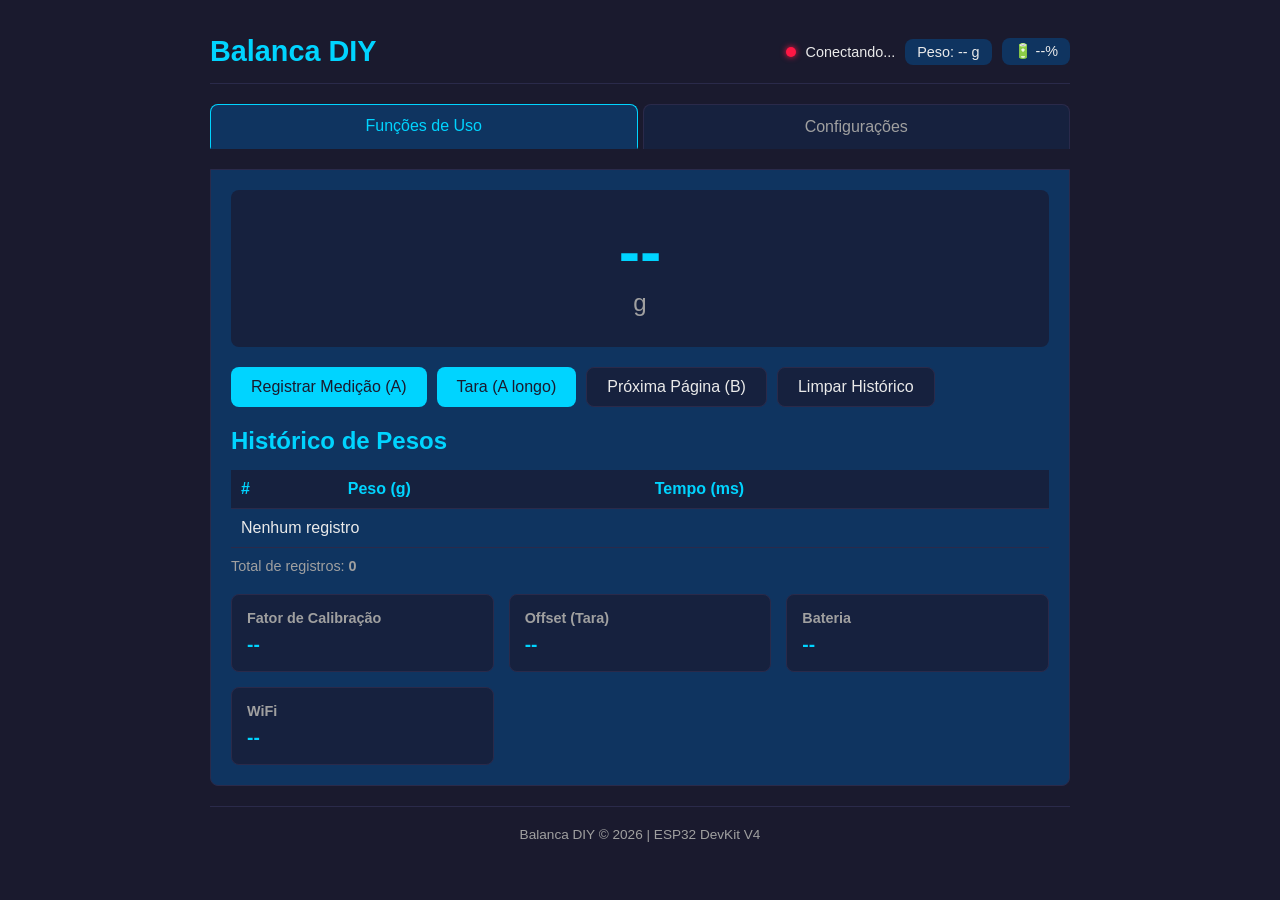
<file: data/index.html>
<!DOCTYPE html>
<html lang="pt-BR">
<head>
    <meta charset="UTF-8">
    <meta name="viewport" content="width=device-width, initial-scale=1.0">
    <title>Balanca DIY</title>
    <link rel="stylesheet" href="style.css">
</head>
<body>
    <div class="container">
        <header>
            <h1>Balanca DIY</h1>
            <div class="status-bar">
                <span id="connectionStatus" class="status-dot disconnected"></span>
                <span id="wifiStatus">Conectando...</span>
                <span id="weightStatus" class="status-badge">Peso: -- g</span>
                <span id="batteryStatus" class="status-badge">🔋 --%</span>
            </div>
        </header>

        <nav class="tabs">
            <button class="tab-btn active" data-tab="usage">Funções de Uso</button>
            <button class="tab-btn" data-tab="settings">Configurações</button>
        </nav>

        <main>
            <!-- TAB: Funções de Uso -->
            <section id="tab-usage" class="tab-content active">
                <div class="weight-display">
                    <div class="weight-value" id="currentWeight">--</div>
                    <div class="weight-unit">g</div>
                    <div id="tareProgress" class="tare-progress hidden">
                        <div class="tare-progress-bar" id="tareProgressBar"></div>
                        <span id="tareProgressText">Tarando...</span>
                    </div>
                </div>

                <div class="controls">
                    <button id="btnRecord" class="btn btn-primary">Registrar Medição (A)</button>
                    <button id="btnTare" class="btn btn-primary">Tara (A longo)</button>
                    <button id="btnNextPage" class="btn btn-secondary">Próxima Página (B)</button>
                    <button id="btnClearHistory" class="btn btn-secondary">Limpar Histórico</button>
                </div>

                <div class="history-section">
                    <h2>Histórico de Pesos</h2>
                    <div class="history-table">
                        <table>
                            <thead>
                                <tr>
                                    <th>#</th>
                                    <th>Peso (g)</th>
                                    <th>Tempo (ms)</th>
                                </tr>
                            </thead>
                            <tbody id="historyTableBody">
                                <tr><td colspan="3">Nenhum registro</td></tr>
                            </tbody>
                        </table>
                    </div>
                    <div class="history-summary">
                        <span>Total de registros: <strong id="historyCount">0</strong></span>
                    </div>
                </div>

                <div class="info-cards">
                    <div class="card">
                        <h3>Fator de Calibração</h3>
                        <p id="displayFactor">--</p>
                    </div>
                    <div class="card">
                        <h3>Offset (Tara)</h3>
                        <p id="displayOffset">--</p>
                    </div>
                    <div class="card">
                        <h3>Bateria</h3>
                        <p id="displayBattery">--</p>
                    </div>
                    <div class="card">
                        <h3>WiFi</h3>
                        <p id="displayWifi">--</p>
                    </div>
                </div>
            </section>

            <!-- TAB: Configurações -->
            <section id="tab-settings" class="tab-content">
                <div class="config-section">
                    <h2>Calibração</h2>
                    <div class="form-group">
                        <label for="knownWeight">Peso Conhecido (kg)</label>
                        <input type="number" id="knownWeight" step="0.01" min="0" placeholder="Ex: 1.000">
                    </div>
                    <button id="btnCalibrate" class="btn btn-primary">Calibrar</button>
                </div>

                <div class="config-section">
                    <h2>Fator Manual</h2>
                    <div class="form-group">
                        <label for="manualFactor">Fator de Calibração</label>
                        <input type="number" id="manualFactor" step="0.01" min="0" placeholder="Ex: 420.00">
                    </div>
                    <button id="btnSetFactor" class="btn btn-primary">Definir Fator</button>
                </div>

                <div class="config-section">
                    <h2>Rede WiFi</h2>
                    <div class="config-info">
                        <p><strong>Modo STA:</strong> <span id="cfgStaSSID">WMTF_Network</span></p>
                        <p><strong>Modo AP:</strong> <span id="cfgApSSID">BalancaDIY</span></p>
                        <p><strong>IP STA:</strong> <span id="cfgStaIP">--</span></p>
                        <p><strong>IP AP:</strong> <span id="cfgApIP">--</span></p>
                    </div>
                </div>

                <div class="config-section">
                    <h2>Ações</h2>
                    <button id="btnResetCalibration" class="btn btn-danger">Resetar Calibração</button>
                    <a href="/update" class="btn btn-secondary" target="_blank">OTA Update</a>
                </div>
            </section>
        </main>

        <footer>
            <p>Balanca DIY &copy; 2026 | ESP32 DevKit V4</p>
        </footer>
    </div>

    <script src="app.js"></script>
</body>
</html>
</file>
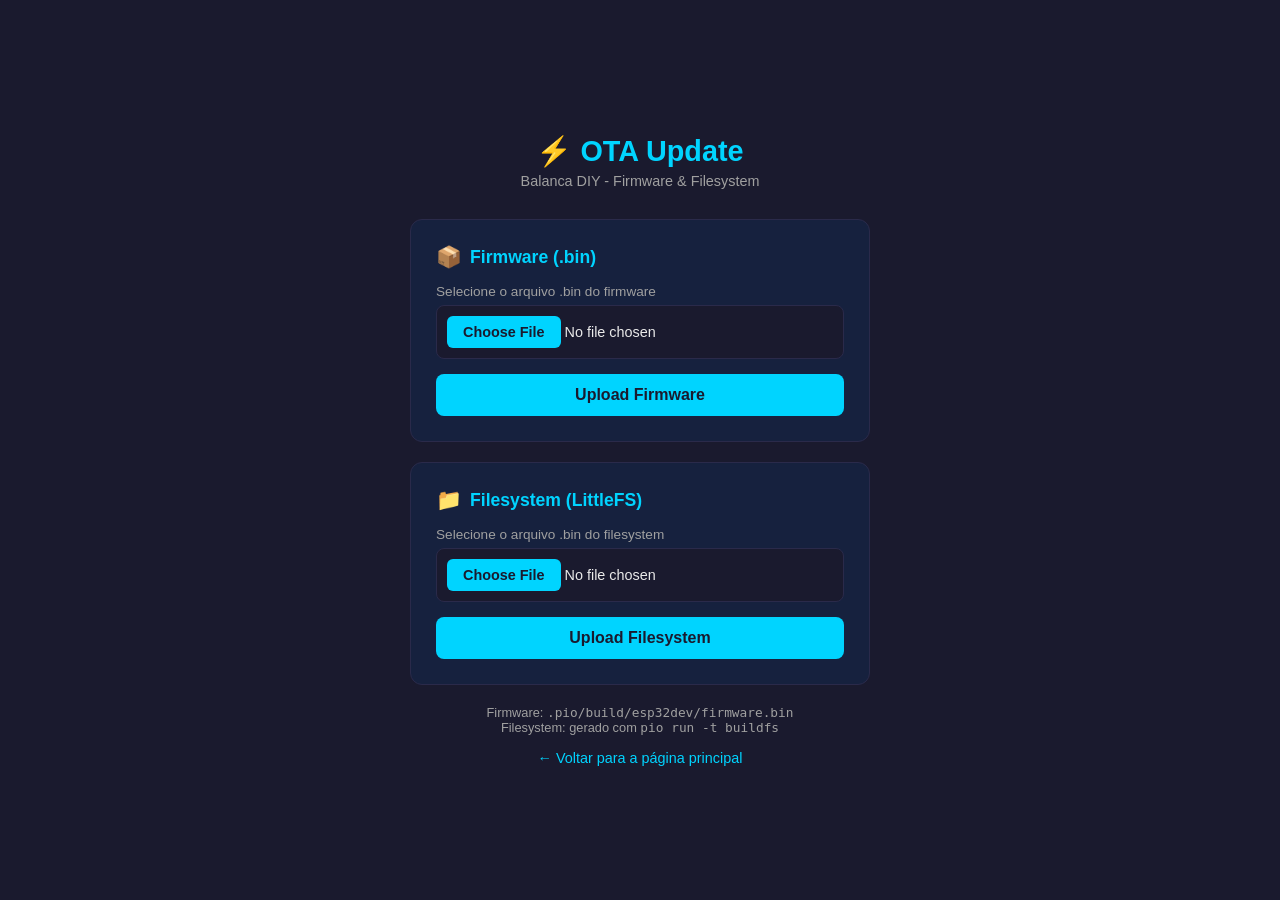
<file: data/update.html>
<!DOCTYPE html>
<html lang="pt-BR">
<head>
    <meta charset="UTF-8">
    <meta name="viewport" content="width=device-width, initial-scale=1.0">
    <title>Balanca DIY - OTA Update</title>
    <style>
        :root {
            --bg: #1a1a2e;
            --card: #16213e;
            --accent: #00d4ff;
            --text: #eaeaea;
            --text2: #a0a0a0;
            --border: #2a2a4a;
            --success: #00c853;
            --danger: #ff1744;
        }
        * { margin: 0; padding: 0; box-sizing: border-box; }
        body {
            font-family: -apple-system, BlinkMacSystemFont, 'Segoe UI', Roboto, sans-serif;
            background: var(--bg);
            color: var(--text);
            min-height: 100vh;
            display: flex;
            align-items: center;
            justify-content: center;
        }
        .container {
            max-width: 500px;
            width: 100%;
            padding: 20px;
        }
        .header {
            text-align: center;
            margin-bottom: 30px;
        }
        .header h1 {
            font-size: 1.8rem;
            color: var(--accent);
            margin-bottom: 5px;
        }
        .header p {
            color: var(--text2);
            font-size: 0.9rem;
        }
        .card {
            background: var(--card);
            border: 1px solid var(--border);
            border-radius: 12px;
            padding: 25px;
            margin-bottom: 20px;
        }
        .card h2 {
            font-size: 1.1rem;
            color: var(--accent);
            margin-bottom: 15px;
            display: flex;
            align-items: center;
            gap: 8px;
        }
        .card h2 span {
            font-size: 1.3rem;
        }
        .form-group {
            margin-bottom: 15px;
        }
        .form-group label {
            display: block;
            margin-bottom: 6px;
            color: var(--text2);
            font-size: 0.85rem;
        }
        .form-group input[type="file"] {
            width: 100%;
            padding: 10px;
            background: var(--bg);
            border: 1px solid var(--border);
            border-radius: 8px;
            color: var(--text);
            font-size: 0.9rem;
        }
        .form-group input[type="file"]::file-selector-button {
            background: var(--accent);
            color: var(--bg);
            border: none;
            padding: 8px 16px;
            border-radius: 6px;
            cursor: pointer;
            font-weight: 600;
        }
        .btn {
            width: 100%;
            padding: 12px;
            border: none;
            border-radius: 8px;
            font-size: 1rem;
            font-weight: 600;
            cursor: pointer;
            transition: all 0.2s;
        }
        .btn-primary {
            background: var(--accent);
            color: var(--bg);
        }
        .btn-primary:hover {
            background: #00b8d9;
        }
        .btn-primary:disabled {
            opacity: 0.5;
            cursor: not-allowed;
        }
        .progress-container {
            display: none;
            margin-top: 20px;
        }
        .progress-bar {
            width: 100%;
            height: 8px;
            background: var(--bg);
            border-radius: 4px;
            overflow: hidden;
        }
        .progress-fill {
            height: 100%;
            background: var(--accent);
            width: 0%;
            transition: width 0.3s;
        }
        .progress-text {
            text-align: center;
            margin-top: 8px;
            color: var(--text2);
            font-size: 0.85rem;
        }
        .status {
            display: none;
            padding: 12px;
            border-radius: 8px;
            margin-top: 15px;
            text-align: center;
            font-size: 0.9rem;
        }
        .status.success {
            display: block;
            background: rgba(0, 200, 83, 0.15);
            border: 1px solid var(--success);
            color: var(--success);
        }
        .status.error {
            display: block;
            background: rgba(255, 23, 68, 0.15);
            border: 1px solid var(--danger);
            color: var(--danger);
        }
        .info {
            text-align: center;
            color: var(--text2);
            font-size: 0.8rem;
            margin-top: 20px;
        }
        .info a {
            color: var(--accent);
            text-decoration: none;
        }
        .back-link {
            display: inline-block;
            margin-top: 15px;
            color: var(--accent);
            text-decoration: none;
            font-size: 0.9rem;
        }
        .back-link:hover {
            text-decoration: underline;
        }
    </style>
</head>
<body>
    <div class="container">
        <div class="header">
            <h1>⚡ OTA Update</h1>
            <p>Balanca DIY - Firmware & Filesystem</p>
        </div>

        <div class="card">
            <h2><span>📦</span> Firmware (.bin)</h2>
            <form id="firmwareForm" method="POST" action="/update" enctype="multipart/form-data">
                <div class="form-group">
                    <label for="firmware">Selecione o arquivo .bin do firmware</label>
                    <input type="file" id="firmware" name="firmware" accept=".bin" required>
                </div>
                <button type="submit" class="btn btn-primary" id="fwBtn">Upload Firmware</button>
            </form>
        </div>

        <div class="card">
            <h2><span>📁</span> Filesystem (LittleFS)</h2>
            <form id="fsForm" method="POST" action="/update" enctype="multipart/form-data">
                <div class="form-group">
                    <label for="filesystem">Selecione o arquivo .bin do filesystem</label>
                    <input type="file" id="filesystem" name="filesystem" accept=".bin" required>
                </div>
                <button type="submit" class="btn btn-primary" id="fsBtn">Upload Filesystem</button>
            </form>
        </div>

        <div class="progress-container" id="progressContainer">
            <div class="progress-bar">
                <div class="progress-fill" id="progressFill"></div>
            </div>
            <div class="progress-text" id="progressText">Enviando...</div>
        </div>

        <div id="status" class="status"></div>

        <div class="info">
            <p>Firmware: <code>.pio/build/esp32dev/firmware.bin</code></p>
            <p>Filesystem: gerado com <code>pio run -t buildfs</code></p>
            <a href="/" class="back-link">← Voltar para a página principal</a>
        </div>
    </div>

    <script>
        document.querySelectorAll('form').forEach(form => {
            form.addEventListener('submit', async (e) => {
                e.preventDefault();
                const formData = new FormData(form);
                const btn = form.querySelector('button');
                const progressContainer = document.getElementById('progressContainer');
                const progressFill = document.getElementById('progressFill');
                const progressText = document.getElementById('progressText');
                const status = document.getElementById('status');

                btn.disabled = true;
                progressContainer.style.display = 'block';
                status.className = 'status';
                status.style.display = 'none';
                progressFill.style.width = '0%';

                try {
                    const xhr = new XMLHttpRequest();
                    xhr.open('POST', '/update');

                    xhr.upload.addEventListener('progress', (e) => {
                        if (e.lengthComputable) {
                            const pct = Math.round((e.loaded / e.total) * 100);
                            progressFill.style.width = pct + '%';
                            progressText.textContent = `Enviando... ${pct}%`;
                        }
                    });

                    xhr.addEventListener('load', () => {
                        progressFill.style.width = '100%';
                        progressText.textContent = 'Processando...';

                        if (xhr.status === 200) {
                            status.className = 'status success';
                            status.textContent = '✅ Update concluído! O ESP32 irá reiniciar.';
                            status.style.display = 'block';
                        } else {
                            status.className = 'status error';
                            status.textContent = '❌ Erro no update: ' + xhr.statusText;
                            status.style.display = 'block';
                        }
                        btn.disabled = false;
                    });

                    xhr.addEventListener('error', () => {
                        status.className = 'status error';
                        status.textContent = '❌ Erro de conexão';
                        status.style.display = 'block';
                        btn.disabled = false;
                    });

                    xhr.send(formData);
                } catch (err) {
                    status.className = 'status error';
                    status.textContent = '❌ Erro: ' + err.message;
                    status.style.display = 'block';
                    btn.disabled = false;
                }
            });
        });
    </script>
</body>
</html>
</file>
<file: data/style.css>
:root {
    --bg-primary: #1a1a2e;
    --bg-secondary: #16213e;
    --bg-card: #0f3460;
    --text-primary: #eaeaea;
    --text-secondary: #a0a0a0;
    --accent: #00d4ff;
    --accent-hover: #00b8d9;
    --success: #00c853;
    --warning: #ffab00;
    --danger: #ff1744;
    --border: #2a2a4a;
    --radius: 8px;
}

* {
    margin: 0;
    padding: 0;
    box-sizing: border-box;
}

body {
    font-family: -apple-system, BlinkMacSystemFont, 'Segoe UI', Roboto, sans-serif;
    background: var(--bg-primary);
    color: var(--text-primary);
    min-height: 100vh;
}

.container {
    max-width: 900px;
    margin: 0 auto;
    padding: 20px;
}

header {
    display: flex;
    justify-content: space-between;
    align-items: center;
    padding: 15px 0;
    border-bottom: 1px solid var(--border);
    margin-bottom: 20px;
}

header h1 {
    font-size: 1.8rem;
    color: var(--accent);
}

.status-bar {
    display: flex;
    align-items: center;
    gap: 10px;
    font-size: 0.9rem;
}

.status-dot {
    width: 10px;
    height: 10px;
    border-radius: 50%;
    display: inline-block;
}

.status-dot.connected {
    background: var(--success);
    box-shadow: 0 0 6px var(--success);
}

.status-dot.disconnected {
    background: var(--danger);
    box-shadow: 0 0 6px var(--danger);
}

.status-badge {
    background: var(--bg-card);
    padding: 5px 12px;
    border-radius: var(--radius);
    font-weight: 500;
}

/* Tabs */
.tabs {
    display: flex;
    gap: 5px;
    margin-bottom: 20px;
}

.tab-btn {
    flex: 1;
    padding: 12px 20px;
    background: var(--bg-secondary);
    border: 1px solid var(--border);
    border-bottom: none;
    border-radius: var(--radius) var(--radius) 0 0;
    color: var(--text-secondary);
    font-size: 1rem;
    cursor: pointer;
    transition: all 0.2s;
}

.tab-btn:hover {
    background: var(--bg-card);
    color: var(--text-primary);
}

.tab-btn.active {
    background: var(--bg-card);
    color: var(--accent);
    border-color: var(--accent);
    border-bottom: 2px solid var(--bg-card);
}

.tab-content {
    display: none;
    background: var(--bg-card);
    border: 1px solid var(--border);
    border-radius: 0 0 var(--radius) var(--radius);
    padding: 20px;
}

.tab-content.active {
    display: block;
}

/* Weight Display */
.weight-display {
    text-align: center;
    padding: 30px;
    background: var(--bg-secondary);
    border-radius: var(--radius);
    margin-bottom: 20px;
}

.weight-value {
    font-size: 4rem;
    font-weight: 700;
    color: var(--accent);
    line-height: 1;
}

.weight-unit {
    font-size: 1.5rem;
    color: var(--text-secondary);
    margin-top: 5px;
}

/* Tare Progress */
.tare-progress {
    margin-top: 20px;
}

.tare-progress.hidden {
    display: none;
}

.tare-progress-bar {
    height: 8px;
    background: var(--accent);
    border-radius: 4px;
    transition: width 0.1s;
    width: 0%;
}

.tare-progress span {
    display: block;
    margin-top: 5px;
    color: var(--text-secondary);
    font-size: 0.9rem;
}

/* Controls */
.controls {
    display: flex;
    gap: 10px;
    margin-bottom: 20px;
    flex-wrap: wrap;
}

.btn {
    padding: 10px 20px;
    border: none;
    border-radius: var(--radius);
    font-size: 1rem;
    cursor: pointer;
    transition: all 0.2s;
    text-decoration: none;
    display: inline-block;
    text-align: center;
}

.btn:disabled {
    opacity: 0.5;
    cursor: not-allowed;
}

.btn-primary {
    background: var(--accent);
    color: var(--bg-primary);
}

.btn-primary:hover:not(:disabled) {
    background: var(--accent-hover);
}

.btn-secondary {
    background: var(--bg-secondary);
    color: var(--text-primary);
    border: 1px solid var(--border);
}

.btn-secondary:hover:not(:disabled) {
    background: var(--border);
}

.btn-danger {
    background: var(--danger);
    color: white;
}

.btn-danger:hover:not(:disabled) {
    background: #d50000;
}

/* History */
.history-section {
    margin-bottom: 20px;
}

.history-section h2 {
    margin-bottom: 15px;
    color: var(--accent);
}

.history-table {
    overflow-x: auto;
}

table {
    width: 100%;
    border-collapse: collapse;
}

th, td {
    padding: 10px;
    text-align: left;
    border-bottom: 1px solid var(--border);
}

th {
    background: var(--bg-secondary);
    color: var(--accent);
    font-weight: 600;
}

tr:hover {
    background: var(--bg-secondary);
}

.history-summary {
    margin-top: 10px;
    color: var(--text-secondary);
    font-size: 0.9rem;
}

/* Info Cards */
.info-cards {
    display: grid;
    grid-template-columns: repeat(auto-fit, minmax(200px, 1fr));
    gap: 15px;
    margin-top: 20px;
}

.card {
    background: var(--bg-secondary);
    padding: 15px;
    border-radius: var(--radius);
    border: 1px solid var(--border);
}

.card h3 {
    font-size: 0.9rem;
    color: var(--text-secondary);
    margin-bottom: 8px;
}

.card p {
    font-size: 1.2rem;
    font-weight: 600;
    color: var(--accent);
}

/* Config Sections */
.config-section {
    margin-bottom: 25px;
    padding-bottom: 20px;
    border-bottom: 1px solid var(--border);
}

.config-section:last-child {
    border-bottom: none;
}

.config-section h2 {
    margin-bottom: 15px;
    color: var(--accent);
    font-size: 1.2rem;
}

.form-group {
    margin-bottom: 15px;
}

.form-group label {
    display: block;
    margin-bottom: 5px;
    color: var(--text-secondary);
    font-size: 0.9rem;
}

.form-group input {
    width: 100%;
    max-width: 300px;
    padding: 10px;
    background: var(--bg-secondary);
    border: 1px solid var(--border);
    border-radius: var(--radius);
    color: var(--text-primary);
    font-size: 1rem;
}

.form-group input:focus {
    outline: none;
    border-color: var(--accent);
}

.config-info p {
    margin: 8px 0;
    color: var(--text-secondary);
}

.config-info span {
    color: var(--text-primary);
    font-weight: 500;
}

/* Footer */
footer {
    text-align: center;
    padding: 20px 0;
    color: var(--text-secondary);
    font-size: 0.85rem;
    border-top: 1px solid var(--border);
    margin-top: 20px;
}

/* Responsive */
@media (max-width: 600px) {
    header {
        flex-direction: column;
        gap: 10px;
        text-align: center;
    }

    .weight-value {
        font-size: 3rem;
    }

    .controls {
        flex-direction: column;
    }

    .btn {
        width: 100%;
    }

    .info-cards {
        grid-template-columns: 1fr;
    }
}
</file>
